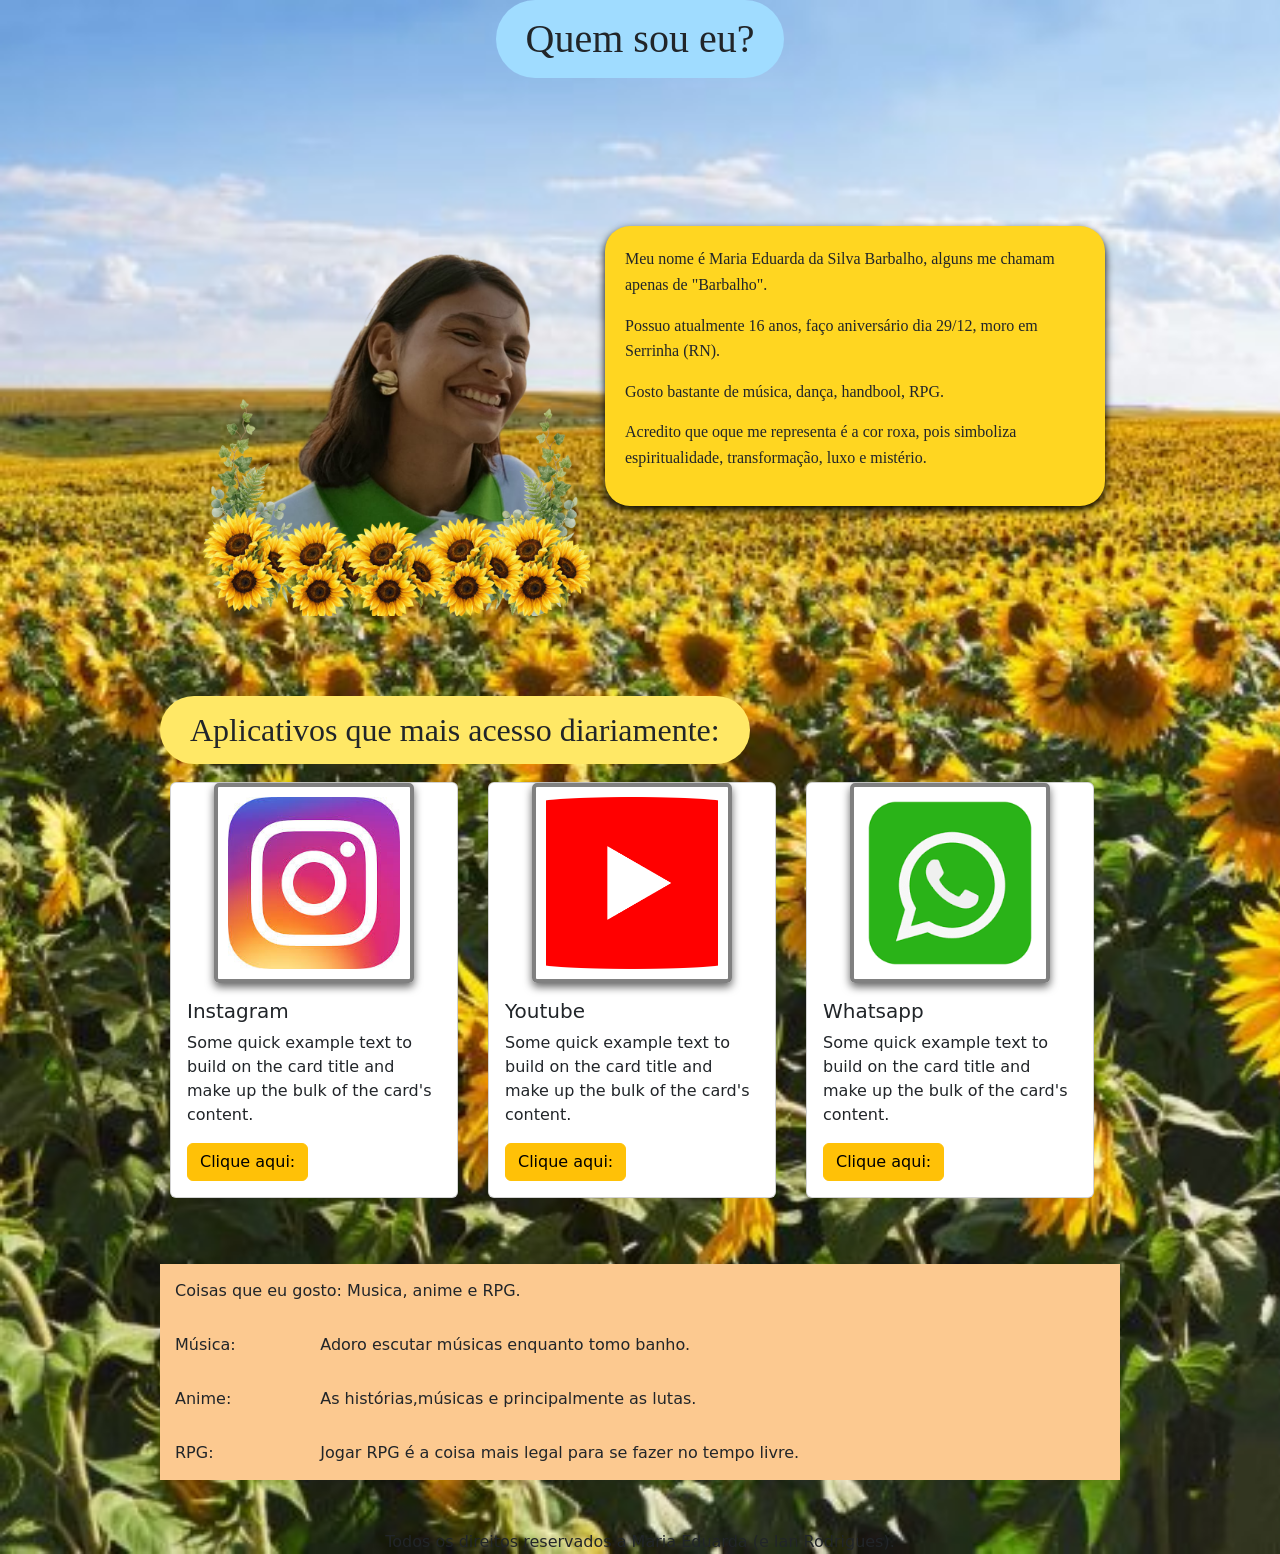
<file: index.html>
<!DOCTYPE html>
<html lang="en">

<head>
    <meta charset="UTF-8">
    <meta name="viewport" content="width=device-width, initial-scale=1.0">
    
    <title>Maria Eduarda da Silva Barbalho</title>

    <link rel="icon" href="imagens/favicon.ico"type="imagens">
    <link rel="stylesheet" href="style.css">
    <link href="https://cdn.jsdelivr.net/npm/bootstrap@5.0.2/dist/css/bootstrap.min.css" rel="stylesheet" integrity="sha384-EVSTQN3/azprG1Anm3QDgpJLIm9Nao0Yz1ztcQTwFspd3yD65VohhpuuCOmLASjC" crossorigin="anonymous">
</head>

<body>
    <header>
        <h1>Quem sou eu?</h1>
    </header>
    <main>
        <div class="pperfil">
            <div class="pquem-esquerda">
                <img src="imagens/barbalho.png" width="200" height="350" alt="barbalho.png" class="minhafoto"> 
            </div>

            <div class="ptexto-direita">
                <p>Meu nome é Maria Eduarda da Silva Barbalho, alguns me chamam apenas de "Barbalho".</p>
                <p>Possuo atualmente 16 anos, faço aniversário dia 29/12, moro em Serrinha (RN).</p>
                <p>Gosto bastante de música, dança, handbool, RPG.</p>
                <p>Acredito que oque me representa é a cor roxa, pois simboliza espiritualidade, transformação, luxo e mistério.</p>
            </div>
        </div>

        <div class="aplicativos">
            <h2>Aplicativos que mais acesso diariamente:</h2>
            <div id="Organize">
                <ul class="lista">
                    <li>
                        <div class="card" style="width: 18rem;">
                            <img src="imagens/instagram.jpg" class="card-img-top" alt="Instagram" id="Ins">
                            <div class="card-body">
                                <h5 class="card-title">Instagram</h5>
                                <p class="card-text">Some quick example text to build on the card title and make up the bulk of the card's content.</p>
                                <a href="https://www.instagram.com/" class="btn btn-warning">Clique aqui:</a>
                            </div>
                        </div>
                    </li>
            
                    <li>
                        <div class="card" style="width: 18rem;">
                            <img src="imagens/youtube.png" class="card-img-top" alt="Youtube" id="You">
                            <div class="card-body">
                                <h5 class="card-title">Youtube</h5>
                                <p class="card-text">Some quick example text to build on the card title and make up the bulk of the card's content.</p>
                                <a href="https://www.youtube.com/" class="btn btn-warning">Clique aqui:</a>
                            </div>
                        </div>
                    </li>

                    <li>
                       <div class="card" style="width: 18rem;">
                            <img src="imagens/whatts.png" class="card-img-top" alt="whatsapp" id="What">
                            <div class="card-body">
                                <h5 class="card-title">Whatsapp</h5>
                                <p class="card-text">Some quick example text to build on the card title and make up the bulk of the card's content.</p>
                                <a href="https://web.whatsapp.com/" class="btn btn-warning">Clique aqui:</a>
                            </div>
                        </div>
                    </li>
                </ul>
            </div>
        </div>

        <div class="gostos">
            <table>
                <tr>
                    <td colspan="2">Coisas que eu gosto: Musica, anime e RPG.</td>
                </tr>
                <tr>
                    <td>Música:</td>
                    <td>Adoro escutar músicas enquanto tomo banho.</td>
                </tr>
                <tr>
                    <td>Anime:</td>
                    <td>As histórias,músicas e principalmente as lutas.</td>
                </tr>
                <tr>
                    <td>RPG:</td>
                    <td> Jogar RPG é a coisa mais legal para se fazer no tempo livre.</td>
                </tr>
            </table>
        </div> 
    </main>
    <footer> Todos os direitos reservados a Maria Eduarda (e Ian Rodrigues). </footer>
</body>

</html>
</file>
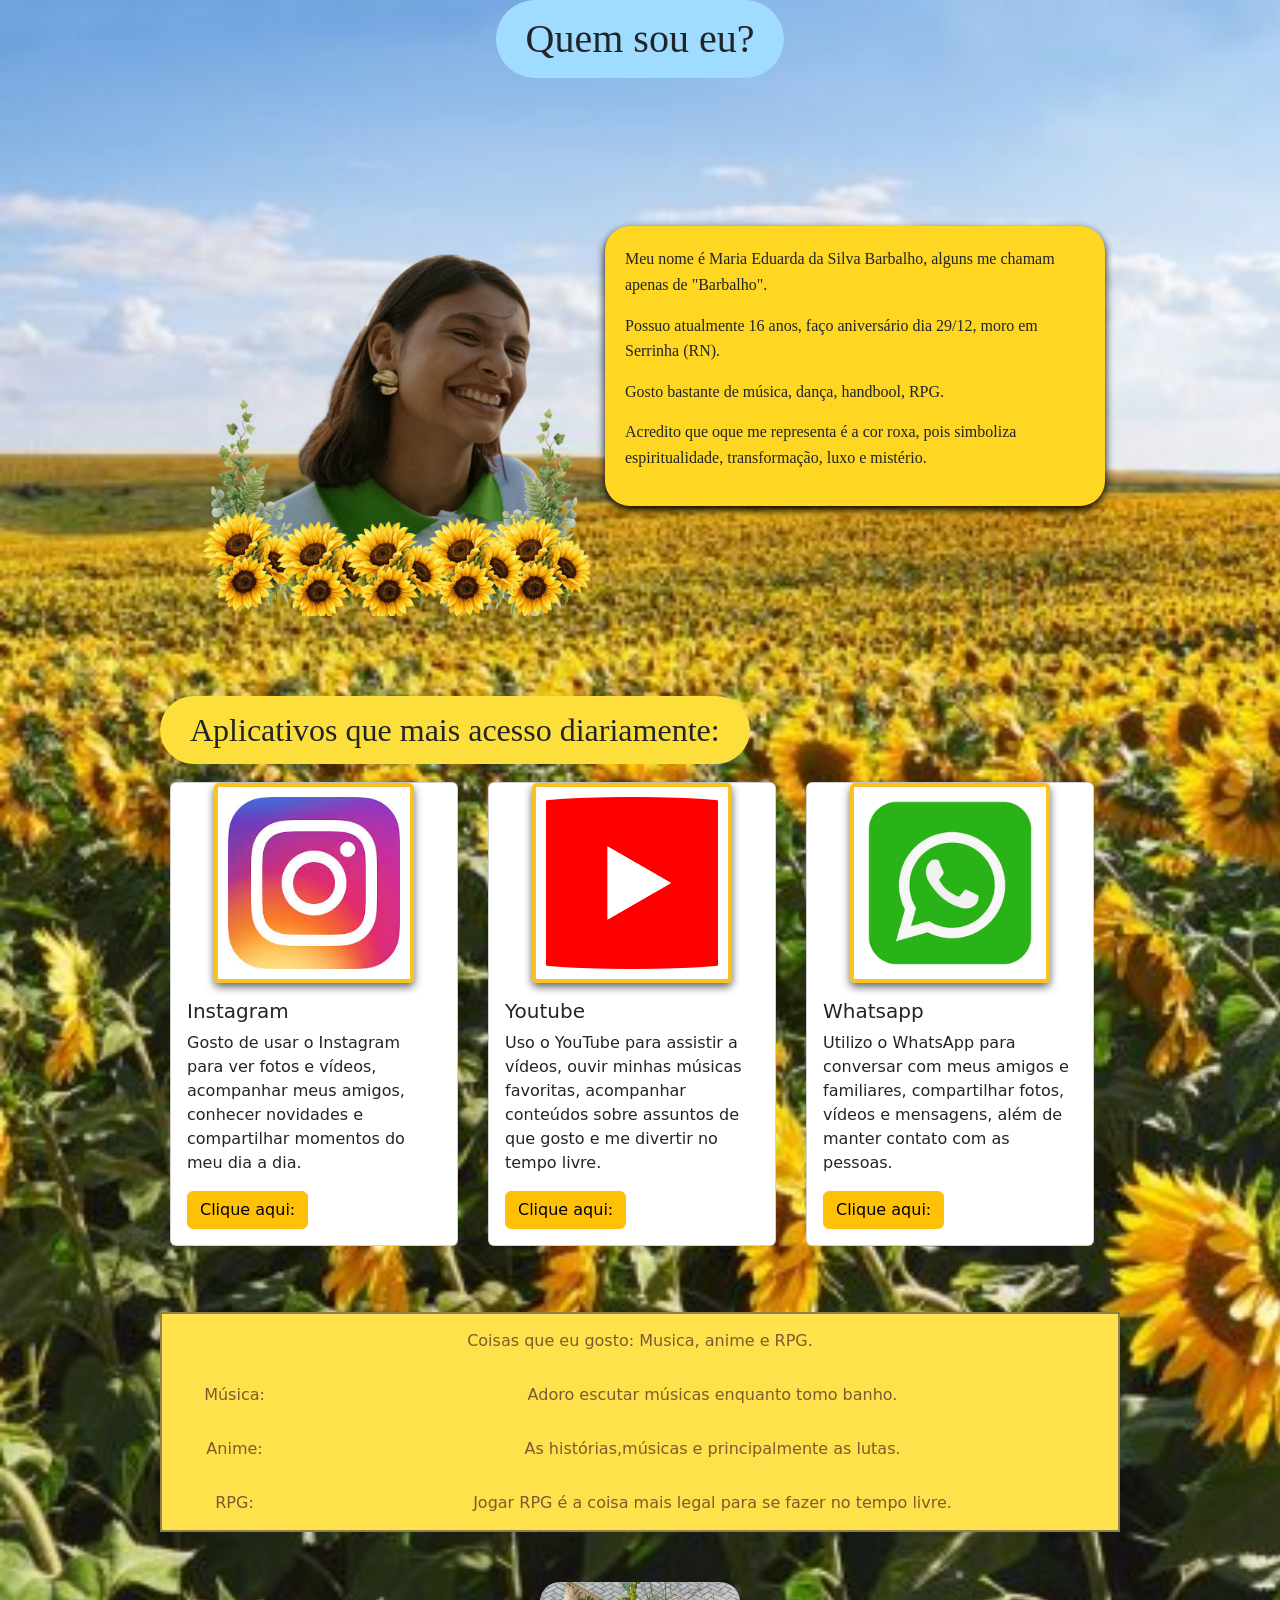
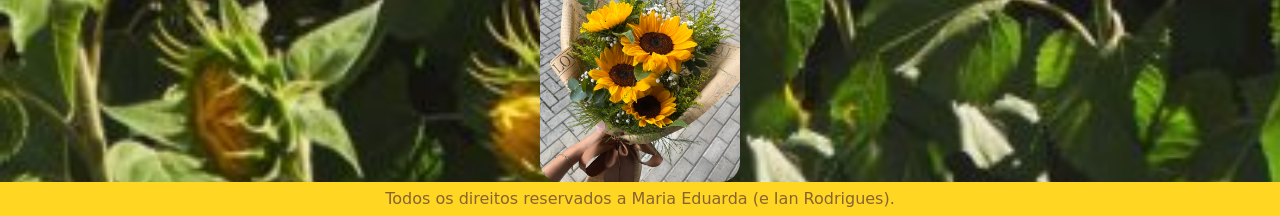
<file: Geralindex/index.html>
<!DOCTYPE html>
<html lang="en">

<head>
    <meta charset="UTF-8">
    <meta name="viewport" content="width=device-width, initial-scale=1.0">
    
    <title>Maria Eduarda da Silva Barbalho</title>

    <meta name="viewport" content="width=device-width, initial-scale=1.0">
    <link rel="icon" href="imagens/favicon.ico"type="imagens">
    <link rel="stylesheet" href="style.css">
    <link href="https://cdn.jsdelivr.net/npm/bootstrap@5.0.2/dist/css/bootstrap.min.css" rel="stylesheet" integrity="sha384-EVSTQN3/azprG1Anm3QDgpJLIm9Nao0Yz1ztcQTwFspd3yD65VohhpuuCOmLASjC" crossorigin="anonymous">
</head>

<body>
    <header>
        <h1>Quem sou eu?</h1>
    </header>
    <main>
        <div class="pperfil">
            <div class="pquem-esquerda">
                <img src="imagens/barbalho.png" width="200" height="350" alt="barbalho.png" class="minhafoto"> 
            </div>

            <div class="ptexto-direita">
                <p>Meu nome é Maria Eduarda da Silva Barbalho, alguns me chamam apenas de "Barbalho".</p>
                <p>Possuo atualmente 16 anos, faço aniversário dia 29/12, moro em Serrinha (RN).</p>
                <p>Gosto bastante de música, dança, handbool, RPG.</p>
                <p>Acredito que oque me representa é a cor roxa, pois simboliza espiritualidade, transformação, luxo e mistério.</p>
            </div>
        </div>

        <div class="aplicativos">
            <h2>Aplicativos que mais acesso diariamente:</h2>
            <div id="Organize">
                <ul class="lista">
                    <li>
                        <div class="card" style="width: 18rem;">
                            <img src="imagens/instagram.jpg" class="card-img-top" alt="Instagram" id="Ins">
                            <div class="card-body">
                                <h5 class="card-title">Instagram</h5>
                                <p class="card-text">Gosto de usar o Instagram para ver fotos e vídeos, acompanhar meus amigos, conhecer novidades e compartilhar momentos do meu dia a dia.</p>
                                <a href="https://www.instagram.com/" target="_blank" class="btn btn-warning">Clique aqui:</a>
                            </div>
                        </div>
                    </li>
            
                    <li>
                        <div class="card" style="width: 18rem;">
                            <img src="imagens/youtube.png" class="card-img-top" alt="Youtube" id="You">
                            <div class="card-body">
                                <h5 class="card-title">Youtube</h5>
                                <p class="card-text">Uso o YouTube para assistir a vídeos, ouvir minhas músicas favoritas, acompanhar conteúdos sobre assuntos de que gosto e me divertir no tempo livre.</p>
                                <a href="https://www.youtube.com/" target="_blank" class="btn btn-warning">Clique aqui:</a>
                            </div>
                        </div>
                    </li>

                    <li>
                       <div class="card" style="width: 18rem;">
                            <img src="imagens/whatts.png" class="card-img-top" alt="whatsapp" id="What">
                            <div class="card-body">
                                <h5 class="card-title">Whatsapp</h5>
                                <p class="card-text">Utilizo o WhatsApp para conversar com meus amigos e familiares, compartilhar fotos, vídeos e mensagens, além de manter contato com as pessoas.</p>
                                <a href="https://web.whatsapp.com/" target="_blank" class="btn btn-warning">Clique aqui:</a>
                            </div>
                        </div>
                    </li>
                </ul>
            </div>
        </div>

        <div class="gostos">
            <table>
                <tr>
                    <td colspan="2">Coisas que eu gosto: Musica, anime e RPG.</td>
                </tr>
                <tr>
                    <td>Música:</td>
                    <td>Adoro escutar músicas enquanto tomo banho.</td>
                </tr>
                <tr>
                    <td>Anime:</td>
                    <td>As histórias,músicas e principalmente as lutas.</td>
                </tr>
                <tr>
                    <td>RPG:</td>
                    <td> Jogar RPG é a coisa mais legal para se fazer no tempo livre.</td>
                </tr>
            </table>
        </div> 
    </main>
    <div class="Gira">
        <a href="https://www.canva.com/design/DAHYAyLOpqI/ug5QFpoYbtoGlvmzrbzpJA/edit?ui=e30" target="_blank">
            <img src="imagens/Buquê de Girassóis.jpg" alt="Girasoll">
        </a>
    </div>
    <footer> Todos os direitos reservados a Maria Eduarda (e Ian Rodrigues). </footer>
</body>

</html>
</file>
<file: style.css>
body {
    background-repeat: no-repeat;
    background-size: cover;
    background-image: url(imagens/girassol.jpg);
    display: flex;
    flex-direction: column;
    align-items: center;
    text-align: center;
}

h1{
    color: rgb(255, 255, 255);
    background-color: #a0dcff;
    padding: 15px 30px;
    border-radius: 50px;
    display: inline-block;
    font-family: 'Times New Roman', Times, serif;
}

h2 {
    color: rgb(107, 78, 24);
    background-color: hsl(51, 100%, 70%);
    padding: 15px 30px;
    border-radius: 50px;
    margin-bottom: 25px;
    display: inline-block;
    font-family: 'Times New Roman', Times, serif;
}

.pperfil {
    display: flex;
    align-items: center;
    justify-content: center;
    padding: 15px;
}

.pquem-esquerda {
    display: flex;
    justify-content: center;
    align-items: center;
    padding: 15px;
}

.minhafoto {
    width: 400px;
    height: 500px;
    object-fit: cover;
}

.ptexto-direita {
    max-width: 500px;
    padding: 20px;
    background-color: rgb(255, 214, 33);
    border-radius: 25px;
    text-align: left;
    box-shadow: 0px 4px 8px rgba(0,0,0.4)
}
#Organize{
    display: flex;
    flex-direction: row;
    margin: 10px;
    object-fit: contain;
    color: rgb(7, 159, 68); 
}
#Ins{
    margin: auto;
    padding: 10px;
    border: solid gray 4px;
    border-radius: 5px;
    box-shadow: 0px 4px 8px rgba(0, 0, 0, 0.6);
    height: 200px;
    width: 200px;
}
#You{
    margin: auto;
    padding: 10px;
    border: solid gray 4px;
    border-radius: 5px;
    box-shadow: 0px 4px 8px rgba(0, 0, 0, 0.6);
    height: 200px;
    width: 200px;
}
#What{
    margin: auto;
    padding: 10px;
    border: solid gray 4px;
    border-radius: 5px;
    box-shadow: 0px 4px 8px rgba(0, 0, 0, 0.6);
    height: 200px;
    width: 200px;
}
.ptexto-direita p{
    margin-bottom: 15px;
    line-height: 1.6;
    font-family: 'Times New Roman', Times, serif;
}
.aplicativos {
    margin: 50px auto;
}

.lista {
    display: flex;
    justify-content: center;
    gap: 30px;
    list-style: none;
    padding: 0;
}

h3 {
    color: rgb(122, 92, 47);
    margin-bottom: 15px;
}

img{
    width: 200px;
    height: 200px;
    object-fit: cover;
    border-radius: 20px;
}

.gostos {
    margin: 50px auto;
}

table {
    width: 100%;
    border-collapse: collapse;
    background-color: rgb(252, 201, 144);
}

th,
td {
    padding: 15px;
    border: 2px solid rgb(122, 92, 47);
}
</file>
<file: Geralindex/style.css>
body {
    background-repeat: no-repeat;
    background-size: cover;
    background-image: url(imagens/girassol.jpg);
    display: flex;
    flex-direction: column;
    align-items: center;
    text-align: center;
}

h1{
    color: rgb(255, 255, 255);
    background-color: #a0dcff;
    padding: 15px 30px;
    border-radius: 50px;
    display: inline-block;
    font-family: 'Times New Roman', Times, serif;
}

h2 {
    color: rgb(130, 99, 42);
    background-color: hsl(51, 97%, 61%);
    padding: 15px 30px;
    border-radius: 50px;
    margin-bottom: 25px;
    display: inline-block;
    font-family: 'Times New Roman', Times, serif;
}

@media (max-width: 768px) {
    .pperfil, .lista {
        flex-direction: column;
        align-items: center;
    }
    .minhafoto {
        width: 100%;
        max-width: 280px;
        height: auto;
    }
}

.pperfil {
    display: flex;
    align-items: center;
    justify-content: center;
    padding: 15px;
}

.pquem-esquerda {
    display: flex;
    justify-content: center;
    align-items: center;
    padding: 15px;
}

.minhafoto {
    width: 400px;
    height: 500px;
    object-fit: cover;
}

.ptexto-direita {
    max-width: 500px;
    padding: 20px;
    background-color: rgb(255, 214, 33);
    border-radius: 25px;
    text-align: left;
    box-shadow: 0px 4px 8px rgba(0,0,0.4)
}
#Organize{
    display: flex;
    flex-direction: row;
    margin: 10px;
    object-fit: contain;
    color: rgb(164, 141, 93); 
}
#Ins{
    margin: auto;
    padding: 10px;
    border: solid rgb(248, 194, 32) 4px;
    border-radius: 5px;
    box-shadow: 0px 4px 8px rgba(0, 0, 0, 0.6);
    height: 200px;
    width: 200px;
}
#You{
    margin: auto;
    padding: 10px;
    border: solid rgb(248, 194, 32) 4px;
    border-radius: 5px;
    box-shadow: 0px 4px 8px rgba(0, 0, 0, 0.6);
    height: 200px;
    width: 200px;
}
#What{
    margin: auto;
    padding: 10px;
    border: solid rgb(248, 194, 32) 4px;
    border-radius: 5px;
    box-shadow: 0px 4px 8px rgba(0, 0, 0, 0.6);
    height: 200px;
    width: 200px;
}
.ptexto-direita p{
    margin-bottom: 15px;
    line-height: 1.6;
    font-family: 'Times New Roman', Times, serif;
}
.aplicativos {
    margin: 50px auto;
}

.lista {
    display: flex;
    justify-content: center;
    gap: 30px;
    list-style: none;
    padding: 0;
}

h3 {
    color: rgb(122, 92, 47);
    margin-bottom: 15px;
}

img{
    width: 200px;
    height: 200px;
    object-fit: cover;
    border-radius: 20px;
}

.gostos {
    margin: 50px auto;
    color: rgb(122, 92, 47);
}

table {
    width: 100%;
    border-collapse: collapse;
    background-color: rgb(255, 225, 76);
    border: 2px solid rgb(142, 127, 76);
}
td {
    padding: 15px;
    border: 2px solid rgb(122, 92, 47);
    text-align: center;
}

footer{
    background-color: rgb(255, 214, 33);
    padding: 5px;
    width: 100%;
    text-align: center;
    color: rgb(135, 99, 52);
}
</file>
